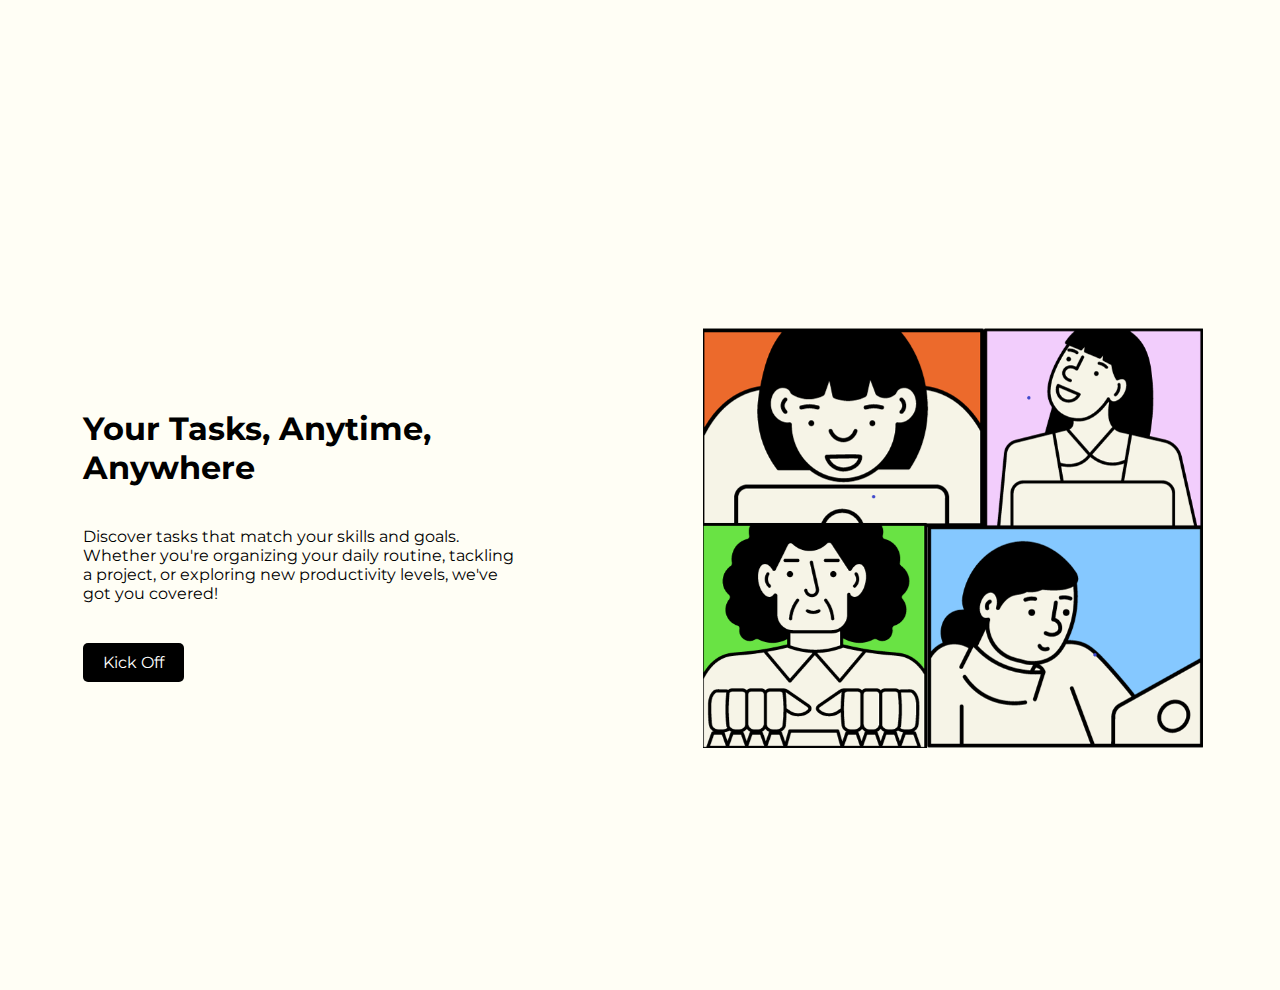
<file: index.html>
<!DOCTYPE html>
<html lang="en">
  <head>
    <meta charset="UTF-8" />
    <meta http-equiv="X-UA-Compatible" content="IE=edge" />
    <meta name="viewport" content="width=device-width, initial-scale=1.0" />
    <link rel="stylesheet" href="./styles.css" />
    <link rel="preconnect" href="https://fonts.googleapis.com" />
    <link rel="preconnect" href="https://fonts.gstatic.com" crossorigin />
    <link
      href="https://fonts.googleapis.com/css2?family=Fira+Sans:ital,wght@0,400;0,700;0,900;1,400&family=Montserrat:ital,wght@0,400;0,700;0,900;1,400&display=swap"
      rel="stylesheet"
    />
    <link rel="preconnect" href="https://fonts.googleapis.com" />
    <link rel="preconnect" href="https://fonts.gstatic.com" crossorigin />
    <link
      href="https://fonts.googleapis.com/css2?family=Montserrat:ital,wght@0,100;0,200;0,300;0,400;0,500;0,600;0,700;0,800;0,900;1,100;1,200;1,300;1,400;1,500;1,600;1,700;1,800;1,900&display=swap"
      rel="stylesheet"
    />
    <title>Todo App Landing Page</title>
  </head>
  <body>
    <div class="container">
      <div class="landing">
        <h1>Your Tasks, Anytime, Anywhere</h1>
        <p>
          Discover tasks that match your skills and goals. Whether you're
          organizing your daily routine, tackling a project, or exploring new
          productivity levels, we've got you covered!
        </p>
        <a href="./todo.html">Kick Off</a>
      </div>
      <div class="image">
        <img
          src="./img/Ivory Black Illustrative Job Platform Desktop Prototype.png"
          alt=""
        />
      </div>
    </div>
    <script src="./script.js"></script>
  </body>
</html>
</file>
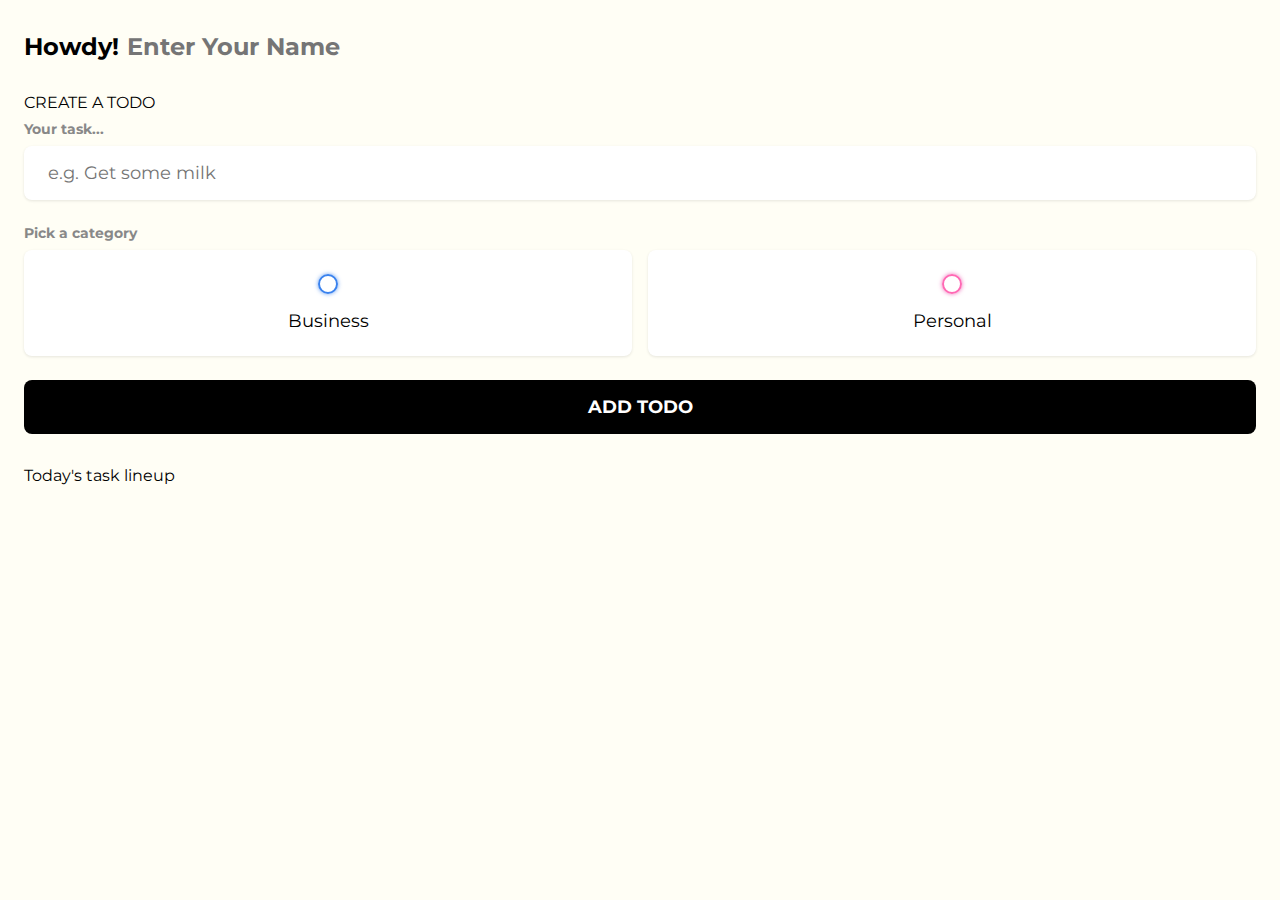
<file: todo.html>
<!DOCTYPE html>
<html lang="en">
  <head>
    <meta charset="UTF-8" />
    <meta http-equiv="X-UA-Compatible" content="IE=edge" />
    <meta name="viewport" content="width=device-width, initial-scale=1.0" />
    <title>Todo List with LocalStorage</title>
    <!-- CSS Import -->
    <link rel="stylesheet" href="styles.css" />
    <!-- End of CSS Import -->
    <!-- Fonts -->
    <link rel="preconnect" href="https://fonts.googleapis.com" />
    <link rel="preconnect" href="https://fonts.gstatic.com" crossorigin />
    <link
      href="https://fonts.googleapis.com/css2?family=Fira+Sans:ital,wght@0,400;0,700;0,900;1,400&family=Montserrat:ital,wght@0,400;0,700;0,900;1,400&display=swap"
      rel="stylesheet"
    />

    <link rel="preconnect" href="https://fonts.googleapis.com" />
    <link rel="preconnect" href="https://fonts.gstatic.com" crossorigin />
    <link
      href="https://fonts.googleapis.com/css2?family=Montserrat:ital,wght@0,100;0,200;0,300;0,400;0,500;0,600;0,700;0,800;0,900;1,100;1,200;1,300;1,400;1,500;1,600;1,700;1,800;1,900&display=swap"
      rel="stylesheet"
    />
  </head>
  <body>
    <main class="app">
      <section class="greeting">
        <h2 class="title">
          Howdy!
          <input type="text" id="name" placeholder="Enter Your Name " />
        </h2>
      </section>

      <section class="create-todo">
        <h3>CREATE A TODO</h3>
        <form id="new-todo-form">
          <h4>Your task...</h4>
          <input
            type="text"
            placeholder="e.g. Get some milk"
            name="content"
            id="content"
          />

          <h4>Pick a category</h4>
          <div class="options">
            <label>
              <input
                type="radio"
                name="category"
                id="category1"
                value="business"
              />
              <span class="bubble business"></span>
              <div>Business</div>
            </label>
            <label>
              <input
                type="radio"
                name="category"
                id="category2"
                value="personal"
              />
              <span class="bubble personal"></span>
              <div>Personal</div>
            </label>
          </div>

          <input type="submit" value="Add todo" />
        </form>
      </section>

      <section class="todo-list">
        <h3>Today's task lineup</h3>
        <div class="list" id="todo-list"></div>
      </section>
    </main>

    <script src="script.js"></script>
  </body>
</html>
</file>
<file: styles.css>
:root {
  --primary: black;
  --business: #3a82ee;
  --personal: #ff69b4;
  --light: #fffef5;
  --grey: #888;
  --danger: #ff5b57;

  --shadow: 0 1px 3px rgba(0, 0, 0, 0.1);

  --business-glow: 0px 0px 4px rgba(58, 130, 238, 0.75);
  --personal-glow: 0px 0px 4px rgba(234, 64, 164, 0.75);
}
/* End of Variables */

/* Resets */
* {
  margin: 0;
  padding: 0;
  box-sizing: border-box;
  font-family: "Montserrat", sans-serif;
}

input:not([type="radio"]):not([type="checkbox"]),
button {
  appearance: none;
  border: none;
  outline: none;
  background: none;
  cursor: initial;
}
/* End of Resets */

body {
  background: var(--light);
  color: var(--primary);
}
.container {
  display: flex;
  align-items: center;
  justify-content: center;
  height: 100vh;
  background-color: var(--light);
  margin-top: 10vh;
}

.landing {
  text-align: left;
  padding-right: 20px;
  margin-right: 160px;
  margin-left: 5px;
  margin-top: 10px;
  max-width: 460px;
}
.landing h1 {
  color: black;
  font-weight: bold;
  margin-bottom: 40px;
}
.landing p {
  color: black;
  font-weight: 100px;
}

.landing a {
  display: inline-block;
  padding: 10px 20px;
  margin-top: 20px;
  background-color: black;
  color: white;
  text-decoration: none;
  border-radius: 5px;
}
.landing p {
  margin-bottom: 20px;
}
.image {
  text-align: right;
}
.image img {
  max-width: 500px;
  height: auto;
}

section {
  margin-top: 2rem;
  margin-bottom: 2rem;
  padding-left: 1.5rem;
  padding-right: 1.5rem;
}

h3 {
  color: var(--dark);
  font-size: 1rem;
  font-weight: 400;
  margin-bottom: 0.5rem;
}

h4 {
  color: var(--grey);
  font-size: 0.875rem;
  font-weight: 700;
  margin-bottom: 0.5rem;
}

.greeting .title {
  display: flex;
}

.greeting .title input {
  margin-left: 0.5rem;
  flex: 1 1 0%;
  min-width: 0;
}

.greeting .title,
.greeting .title input {
  color: var(--dark);
  font-size: 1.5rem;
  font-weight: 700;
}

.create-todo input[type="text"] {
  display: block;
  width: 100%;
  font-size: 1.125rem;
  padding: 1rem 1.5rem;
  color: var(--dark);
  background-color: #fff;
  border-radius: 0.5rem;
  box-shadow: var(--shadow);
  margin-bottom: 1.5rem;
}

.create-todo .options {
  display: grid;
  grid-template-columns: repeat(2, 1fr);
  grid-gap: 1rem;
  margin-bottom: 1.5rem;
}

.create-todo .options label {
  display: flex;
  flex-direction: column;
  align-items: center;
  justify-content: center;
  background-color: #fff;
  padding: 1.5rem;
  box-shadow: var(--shadow);
  border-radius: 0.5rem;
  cursor: pointer;
}

input[type="radio"],
input[type="checkbox"] {
  display: none;
}

.bubble {
  display: flex;
  align-items: center;
  justify-content: center;
  width: 20px;
  height: 20px;
  border-radius: 999px;
  border: 2px solid var(--business);
  box-shadow: var(--business-glow);
}

.bubble.personal {
  border-color: var(--personal);
  box-shadow: var(--personal-glow);
}

.bubble::after {
  content: "";
  display: block;
  opacity: 0;
  width: 0px;
  height: 0px;
  background-color: var(--business);
  box-shadow: var(--business-glow);
  border-radius: 999px;
  transition: 0.2s ease-in-out;
}

.bubble.personal::after {
  background-color: var(--personal);
  box-shadow: var(--personal-glow);
}

input:checked ~ .bubble::after {
  width: 10px;
  height: 10px;
  opacity: 1;
}

.create-todo .options label div {
  color: var(--primary);
  font-size: 1.125rem;
  margin-top: 1rem;
}

.create-todo input[type="submit"] {
  display: block;
  width: 100%;
  font-size: 1.125rem;
  padding: 1rem 1.5rem;
  color: #fff;
  font-weight: 700;
  text-transform: uppercase;
  background-color: var(--primary);
  border-radius: 0.5rem;
  cursor: pointer;
  transition: 0.2s ease-out;
}

.create-todo input[type="submit"]:hover {
  opacity: 0.75;
}

.todo-list .list {
  margin: 1rem 0;
}

.todo-list .todo-item {
  display: flex;
  align-items: center;
  background-color: #fff;
  padding: 1rem;
  border-radius: 0.5rem;
  box-shadow: var(--shadow);
  margin-bottom: 1rem;
}

.todo-item label {
  display: block;
  margin-right: 1rem;
  cursor: pointer;
}

.todo-item .todo-content {
  flex: 1 1 0%;
}

.todo-item .todo-content input {
  color: var(--dark);
  font-size: 1.125rem;
}

.todo-item .actions {
  display: flex;
  align-items: center;
}

.todo-item .actions button {
  display: block;
  padding: 0.5rem;
  border-radius: 0.25rem;
  color: #fff;
  cursor: pointer;
  transition: 0.2s ease-in-out;
}

.todo-item .actions button:hover {
  opacity: 0.75;
}

.todo-item .actions .edit {
  margin-right: 0.5rem;
  background-color: var(--primary);
}

.todo-item .actions .delete {
  background-color: var(--danger);
}

.todo-item.done .todo-content input {
  text-decoration: line-through;
  color: var(--grey);
}

/* ... (previous styles) */

/* Media queries for responsiveness */
@media only screen and (max-width: 600px) {
  .container {
    flex-direction: column;
    align-items: center;
  }

  .landing {
    max-width: 100%;
    margin: 0;
    padding: 0 20px;
    text-align: center;
  }

  .image {
    text-align: center;
    margin-left: 0;
    margin-top: 20px;
  }

  .image img {
    max-width: 100%;
    height: auto;
  }

  .create-todo input[type="text"],
  .create-todo .options label {
    width: 100%;
  }

  .create-todo .options {
    grid-template-columns: repeat(1, 1fr);
  }

  .todo-item {
    flex-direction: column;
  }

  .todo-item label {
    margin-bottom: 0.5rem;
  }

  .todo-item .actions {
    flex-direction: column;
  }

  .create-todo input[type="submit"],
  .todo-item .actions button {
    width: 100%;
  }
}

@media only screen and (min-width: 601px) and (max-width: 768px) {
  /* Styles for iPad Mini and iPad Air */
  .container {
    flex-direction: row;
    align-items: flex-start;
    justify-content: space-between;
  }

  .landing {
    max-width: 50%;
    margin: 0;
    padding: 0 20px;
    text-align: left;
  }

  .image {
    text-align: right;
    margin-left: 20px;
    margin-top: 0; /* No space between link and image */
  }
}
@media only screen and (min-width: 820px) and (max-width: 1180px) {
  /* Styles for iPad Air */
  .container {
    flex-direction: row;
    align-items: center;
    justify-content: space-between;
  }

  .landing {
    max-width: 40%;
    margin: 0;
    padding: 0 20px;
    text-align: left;
  }

  .image {
    text-align: right;
    margin-left: 20px;
    margin-top: 10px;
  }
}
</file>
